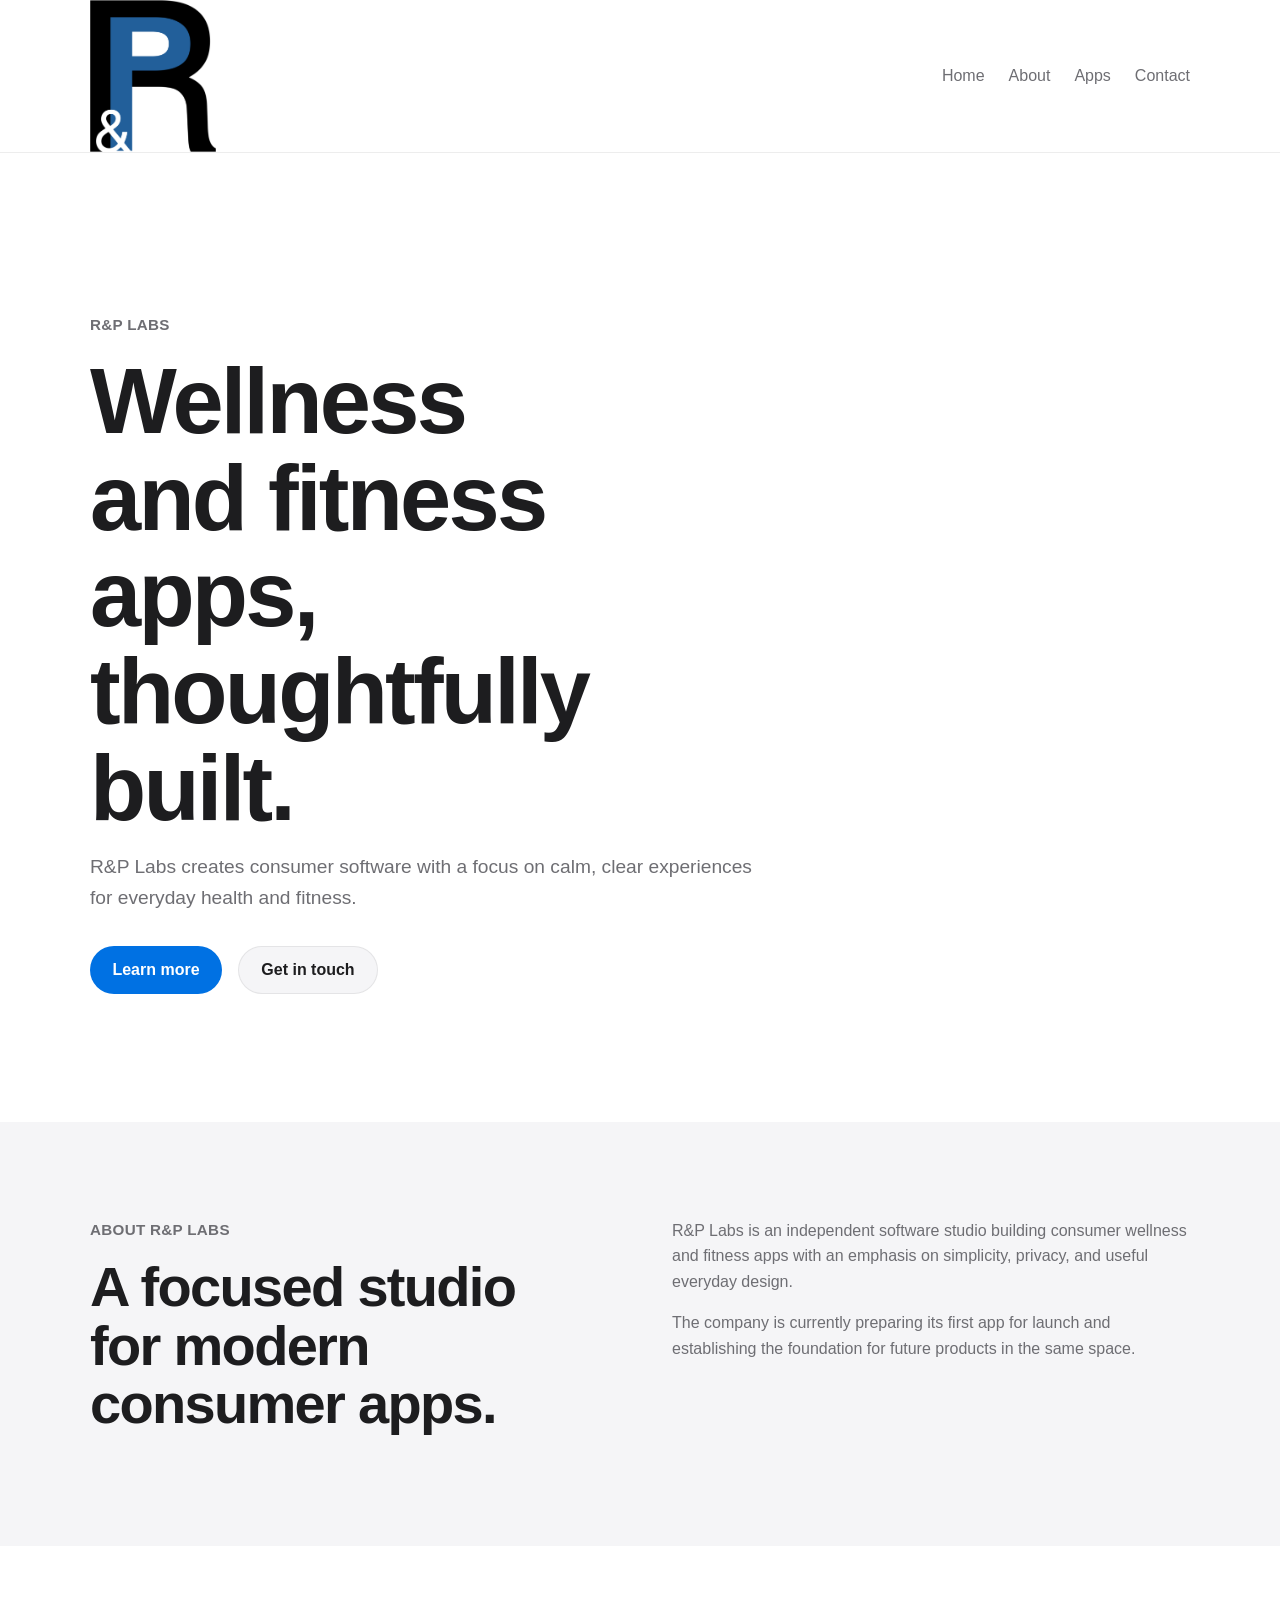
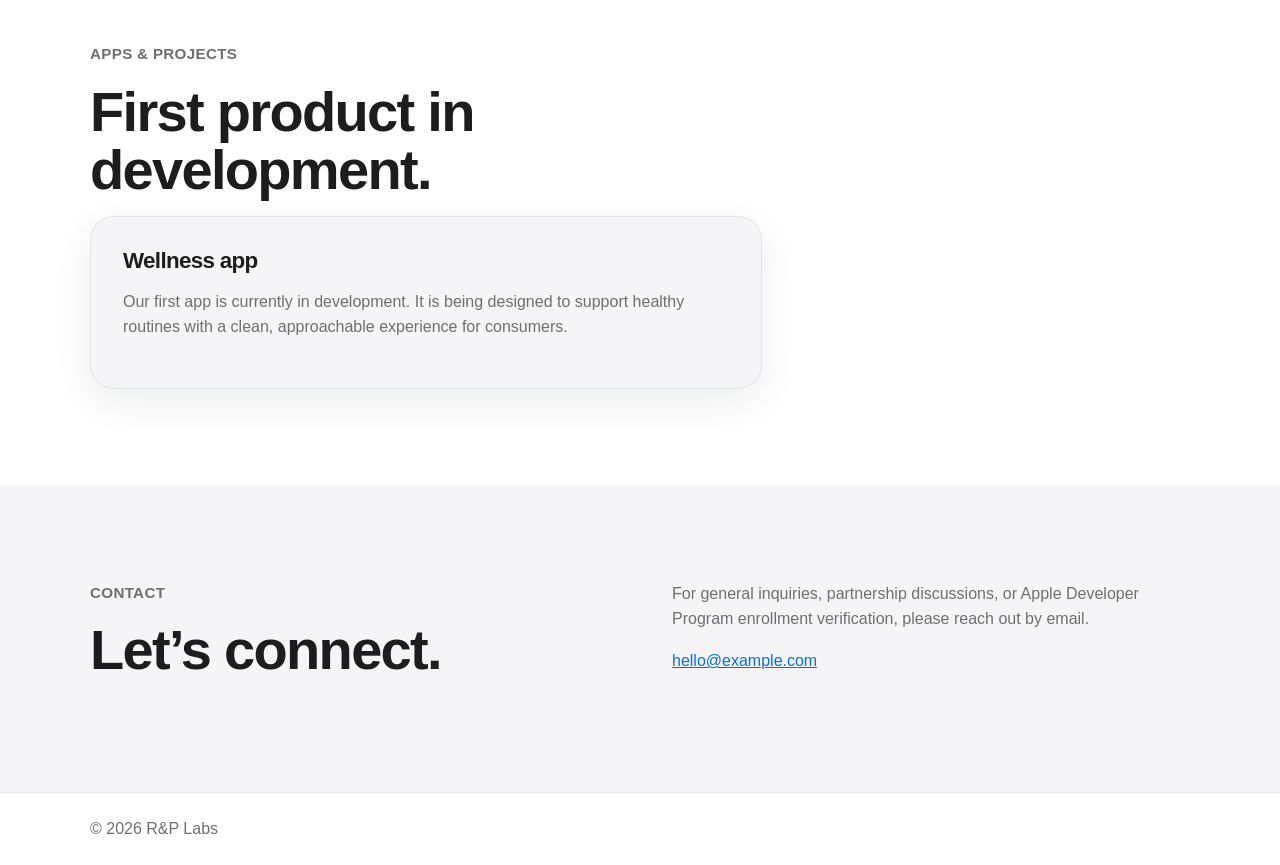
<file: index.html>
<!DOCTYPE html>
<html lang="en">
<head>
  <meta charset="UTF-8">
  <meta name="viewport" content="width=device-width, initial-scale=1.0">
  <title>R&amp;P Labs</title>
  <meta name="description" content="R&amp;P Labs is an independent software studio building consumer wellness and fitness apps.">
  <link rel="stylesheet" href="styles.css">
</head>
<body>
  <header class="site-header">
    <div class="container nav-shell">
      <a class="brand" href="index.html" aria-label="R&amp;P Labs home">
        <img class="brand-logo" src="assets/R&P Labs Logo.png" alt="R&amp;P Labs">
      </a>
      <button class="menu-toggle" type="button" aria-expanded="false" aria-controls="site-nav">
        <span class="menu-toggle-label">Menu</span>
      </button>
      <nav class="site-nav" id="site-nav" aria-label="Primary">
        <a href="#home">Home</a>
        <a href="#about">About</a>
        <a href="#projects">Apps</a>
        <a href="#contact">Contact</a>
      </nav>
    </div>
  </header>

  <main>
    <section class="hero" id="home">
      <div class="container hero-content">
        <p class="eyebrow">R&amp;P Labs</p>
        <h1>Wellness and fitness apps, thoughtfully built.</h1>
        <p class="hero-copy">
          R&amp;P Labs creates consumer software with a focus on calm, clear experiences for everyday health and fitness.
        </p>
        <div class="hero-actions">
          <a class="button button-primary" href="#about">Learn more</a>
          <a class="button button-secondary" href="#contact">Get in touch</a>
        </div>
      </div>
    </section>

    <section class="section section-muted" id="about">
      <div class="container section-grid">
        <div>
          <p class="eyebrow">About R&amp;P Labs</p>
          <h2>A focused studio for modern consumer apps.</h2>
        </div>
        <div>
          <p>
            R&amp;P Labs is an independent software studio building consumer wellness and fitness apps with an emphasis on simplicity, privacy, and useful everyday design.
          </p>
          <p>
            The company is currently preparing its first app for launch and establishing the foundation for future products in the same space.
          </p>
        </div>
      </div>
    </section>

    <section class="section" id="projects">
      <div class="container">
        <p class="eyebrow">Apps &amp; Projects</p>
        <h2>First product in development.</h2>
        <div class="card">
          <h3>Wellness app</h3>
          <p>
            Our first app is currently in development. It is being designed to support healthy routines with a clean, approachable experience for consumers.
          </p>
        </div>
      </div>
    </section>

    <section class="section section-muted" id="contact">
      <div class="container section-grid">
        <div>
          <p class="eyebrow">Contact</p>
          <h2>Let’s connect.</h2>
        </div>
        <div>
          <p>
            For general inquiries, partnership discussions, or Apple Developer Program enrollment verification, please reach out by email.
          </p>
          <p><a class="inline-link" href="mailto:hello@example.com">hello@example.com</a></p>
        </div>
      </div>
    </section>
  </main>

  <footer class="site-footer">
    <div class="container footer-shell">
      <p>© <span id="year"></span> R&amp;P Labs</p>
    </div>
  </footer>

  <script src="script.js"></script>
</body>
</html>
</file>
<file: styles.css>
:root {
  color-scheme: light;
  --background: #ffffff;
  --surface: #f5f5f7;
  --surface-strong: #ebebee;
  --text: #1d1d1f;
  --muted: #6e6e73;
  --border: rgba(29, 29, 31, 0.08);
  --accent: #0071e3;
  --accent-hover: #005bb5;
  --shadow: 0 12px 40px rgba(15, 23, 42, 0.08);
  --radius: 24px;
}

* {
  box-sizing: border-box;
}

html {
  scroll-behavior: smooth;
}

body {
  margin: 0;
  font-family: -apple-system, BlinkMacSystemFont, "SF Pro Text", "Segoe UI", sans-serif;
  background: var(--background);
  color: var(--text);
  line-height: 1.6;
}

a {
  color: inherit;
}

img {
  max-width: 100%;
}

.container {
  width: min(1100px, calc(100% - 2rem));
  margin: 0 auto;
}

.site-header {
  position: sticky;
  top: 0;
  z-index: 10;
  background: rgba(255, 255, 255, 0.88);
  backdrop-filter: blur(14px);
  border-bottom: 1px solid var(--border);
}

.nav-shell,
.footer-shell {
  display: flex;
  align-items: center;
  justify-content: space-between;
  gap: 1rem;
  min-height: 72px;
}

.nav-shell {
  transition: min-height 180ms ease;
}

.site-header.is-scrolled .nav-shell {
  min-height: 56px;
}

.brand {
  display: inline-flex;
  align-items: center;
  font-size: 1rem;
  font-weight: 600;
  letter-spacing: -0.02em;
  text-decoration: none;
}

.brand-logo {
  display: block;
  width: clamp(87px, 12.6vw, 126px);
  height: auto;
  transition: width 180ms ease;
}

.site-header.is-scrolled .brand-logo {
  width: clamp(43.5px, 6.3vw, 63px);
}

.site-nav {
  display: flex;
  align-items: center;
  gap: 1.5rem;
}

.site-nav a,
.site-footer a {
  text-decoration: none;
  color: var(--muted);
}

.site-nav a:hover,
.site-footer a:hover,
.inline-link:hover {
  color: var(--text);
}

.menu-toggle {
  display: none;
  border: 1px solid var(--border);
  background: var(--background);
  border-radius: 999px;
  padding: 0.65rem 1rem;
  font: inherit;
  color: var(--text);
}

.hero,
.section {
  padding: 6rem 0;
}

.hero-content {
  padding: 4rem 0 2rem;
}

.eyebrow {
  margin: 0 0 1rem;
  color: var(--muted);
  font-size: 0.95rem;
  font-weight: 600;
  letter-spacing: 0.02em;
  text-transform: uppercase;
}

h1,
h2,
h3 {
  margin: 0 0 1rem;
  letter-spacing: -0.03em;
  line-height: 1.05;
}

h1 {
  max-width: 10ch;
  font-size: clamp(3rem, 8vw, 5.75rem);
}

h2 {
  max-width: 14ch;
  font-size: clamp(2rem, 5vw, 3.5rem);
}

h3 {
  font-size: 1.4rem;
}

p {
  margin: 0 0 1rem;
  max-width: 65ch;
  color: var(--muted);
}

.hero-copy {
  font-size: 1.2rem;
  max-width: 42rem;
}

.hero-actions {
  display: flex;
  flex-wrap: wrap;
  gap: 1rem;
  margin-top: 2rem;
}

.button {
  display: inline-flex;
  align-items: center;
  justify-content: center;
  min-height: 48px;
  padding: 0 1.4rem;
  border-radius: 999px;
  text-decoration: none;
  font-weight: 600;
}

.button-primary {
  background: var(--accent);
  color: #fff;
}

.button-primary:hover {
  background: var(--accent-hover);
}

.button-secondary {
  border: 1px solid var(--border);
  background: var(--surface);
}

.section-muted {
  background: var(--surface);
}

.section-grid {
  display: grid;
  grid-template-columns: repeat(2, minmax(0, 1fr));
  gap: 2rem 4rem;
  align-items: start;
}

.card {
  padding: 2rem;
  background: var(--surface);
  border: 1px solid var(--border);
  border-radius: var(--radius);
  box-shadow: var(--shadow);
  max-width: 42rem;
}

.privacy-main {
  min-height: calc(100vh - 144px);
}

.prose {
  max-width: 760px;
}

.prose h1 {
  max-width: none;
  font-size: clamp(2.5rem, 6vw, 4.5rem);
}

.prose h2 {
  max-width: none;
  margin-top: 2.5rem;
  font-size: 1.5rem;
}

.inline-link {
  color: var(--accent);
}

.site-footer {
  border-top: 1px solid var(--border);
  background: var(--background);
}

.site-footer p {
  margin: 0;
}

@media (max-width: 760px) {
  .menu-toggle {
    display: inline-flex;
  }

  .nav-shell {
    position: relative;
    flex-wrap: wrap;
    padding: 0.75rem 0;
  }

  .brand-logo {
    width: clamp(75px, 25.5vw, 108px);
  }

  .site-header.is-scrolled .brand-logo {
    width: clamp(37.5px, 12.75vw, 54px);
  }

  .site-nav {
    display: none;
    width: 100%;
    flex-direction: column;
    align-items: flex-start;
    gap: 1rem;
    padding: 1rem 0 0.5rem;
  }

  .site-nav.is-open {
    display: flex;
  }

  .section-grid {
    grid-template-columns: 1fr;
  }

  .hero,
  .section {
    padding: 4.5rem 0;
  }

  .footer-shell {
    flex-direction: column;
    align-items: flex-start;
    padding: 1rem 0;
  }
}
</file>
